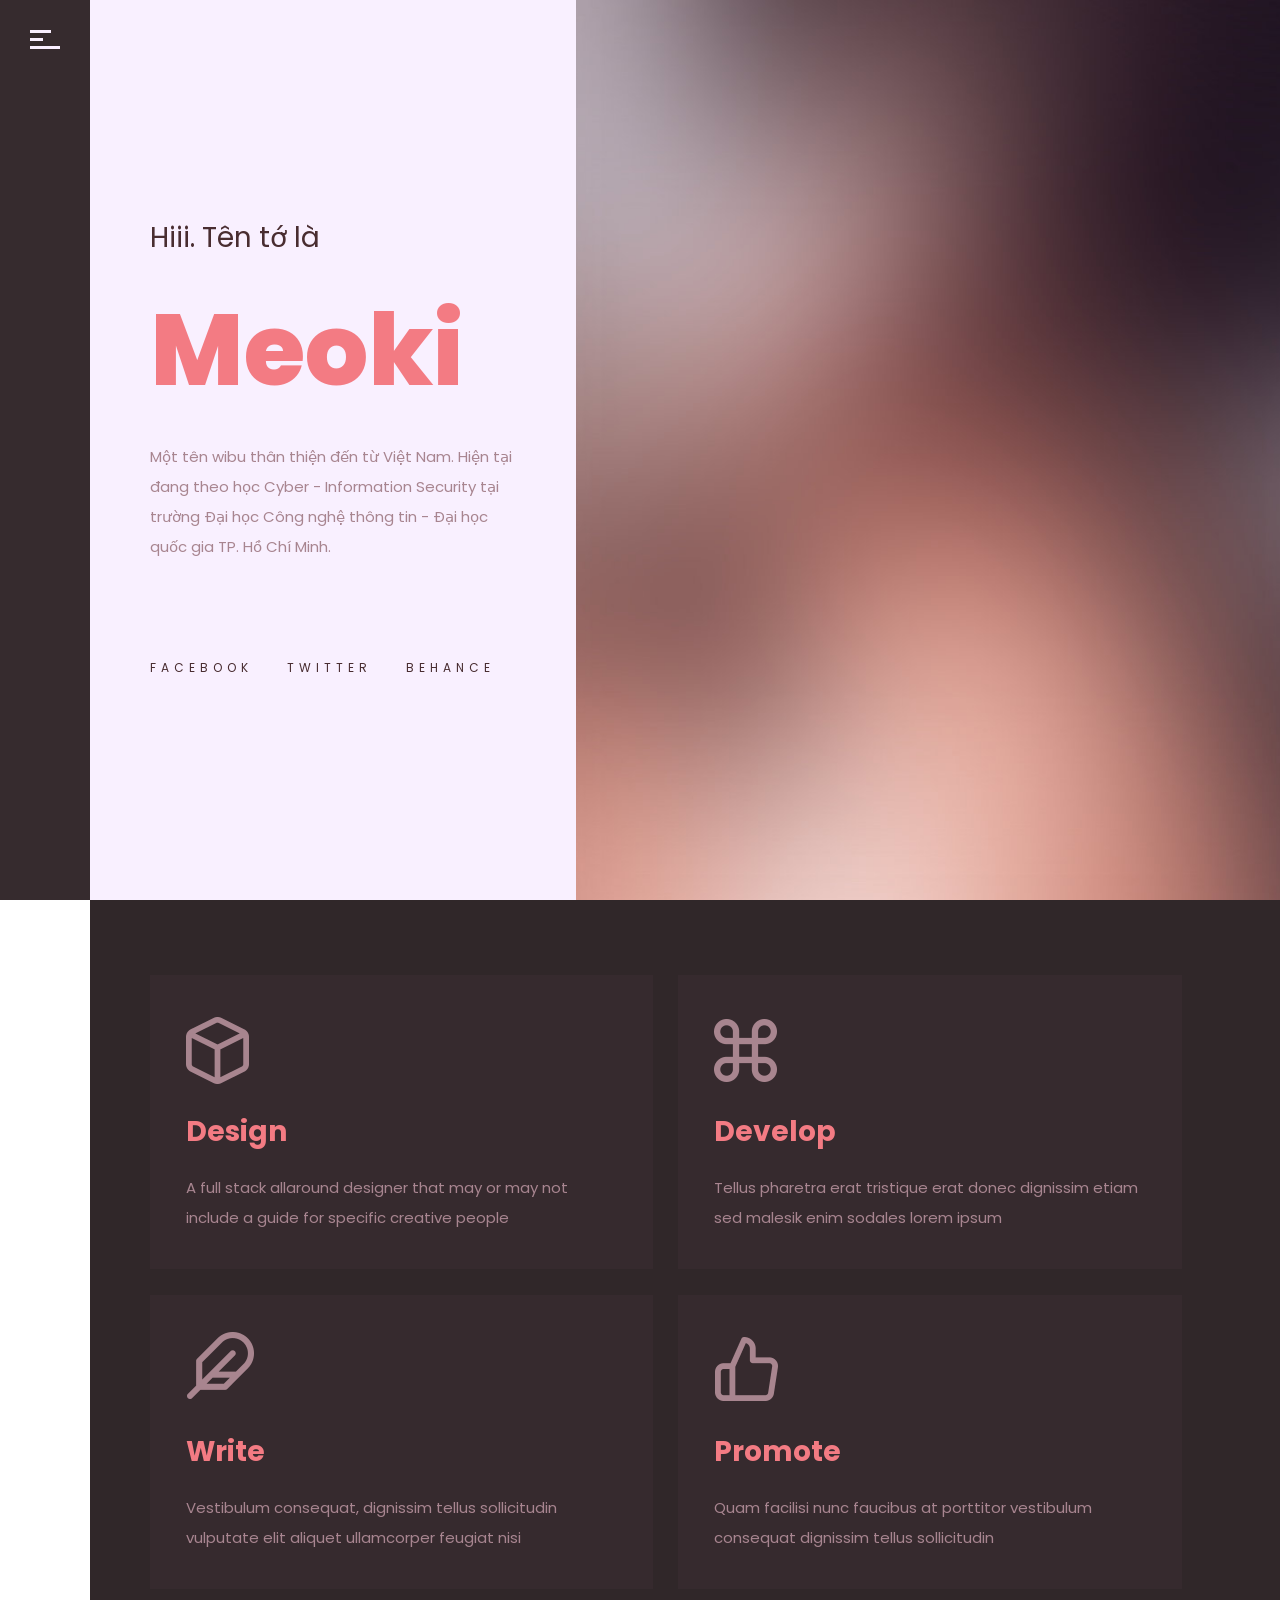
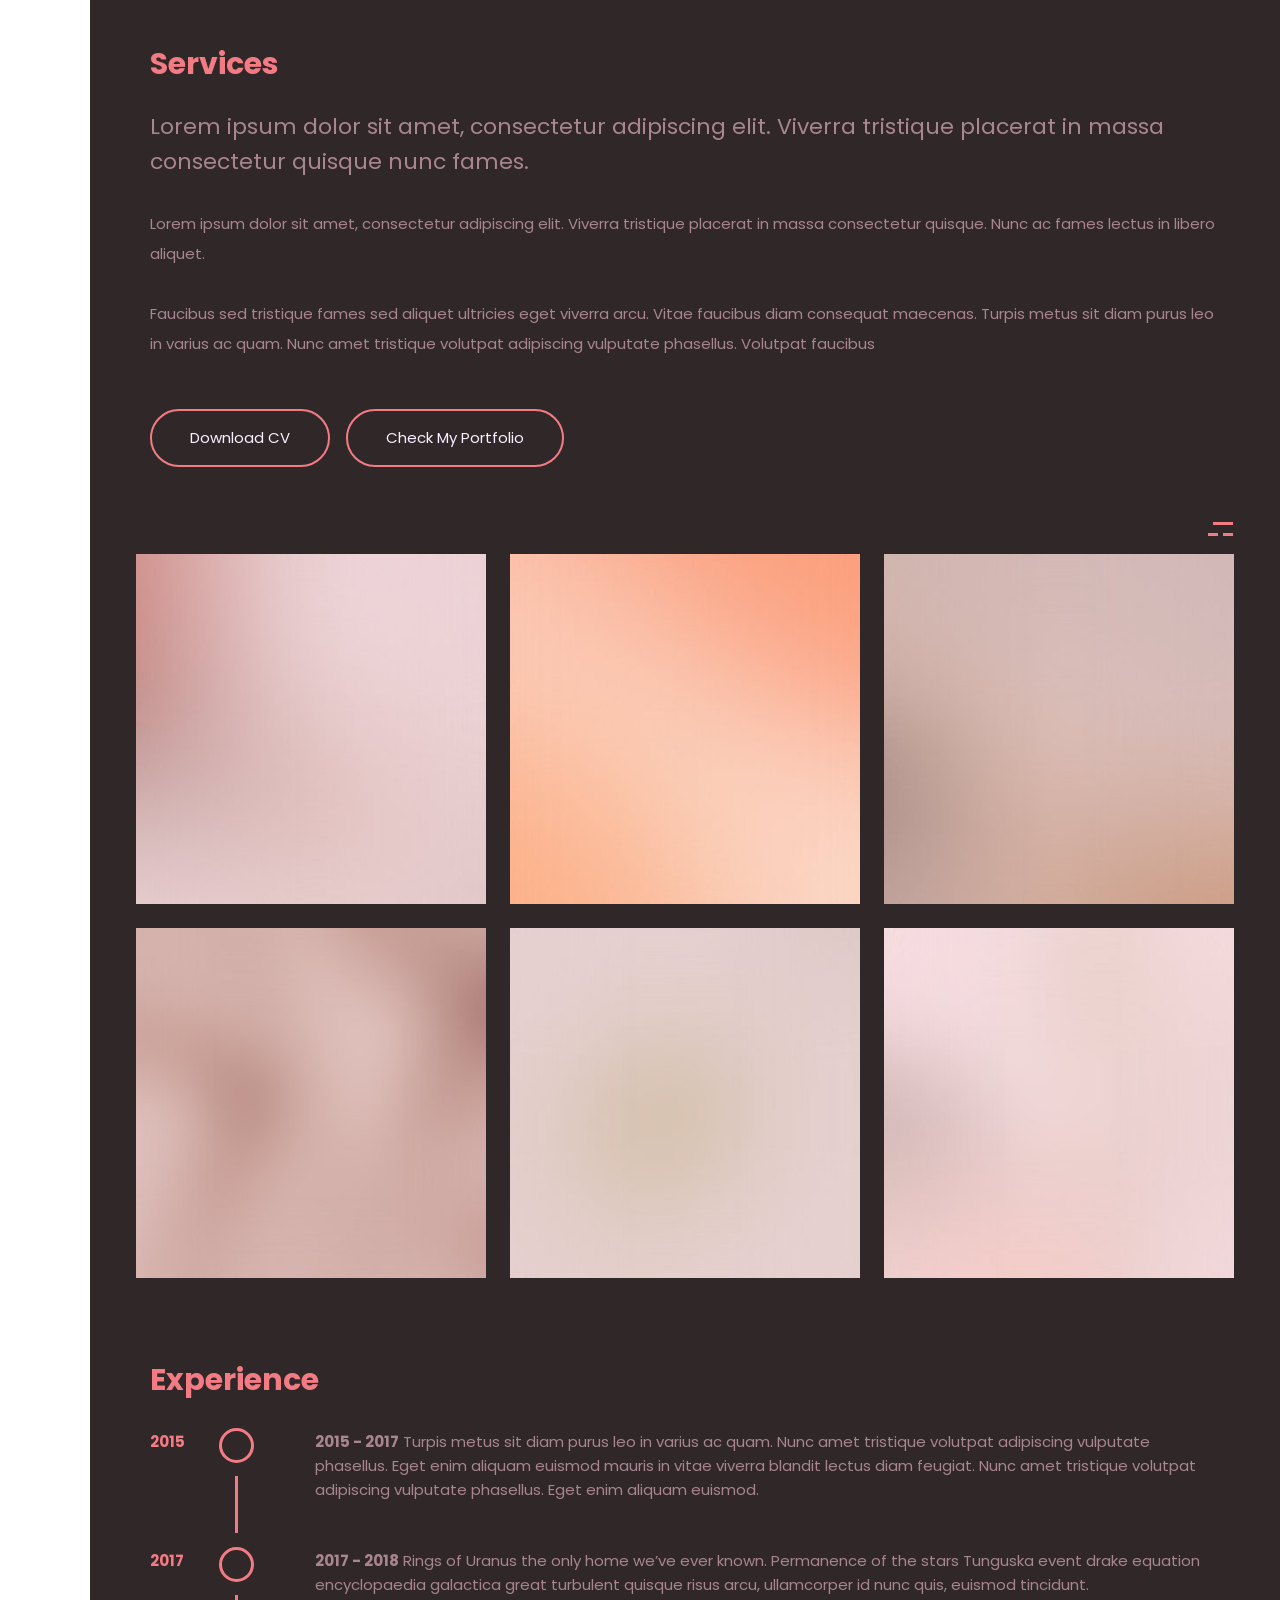
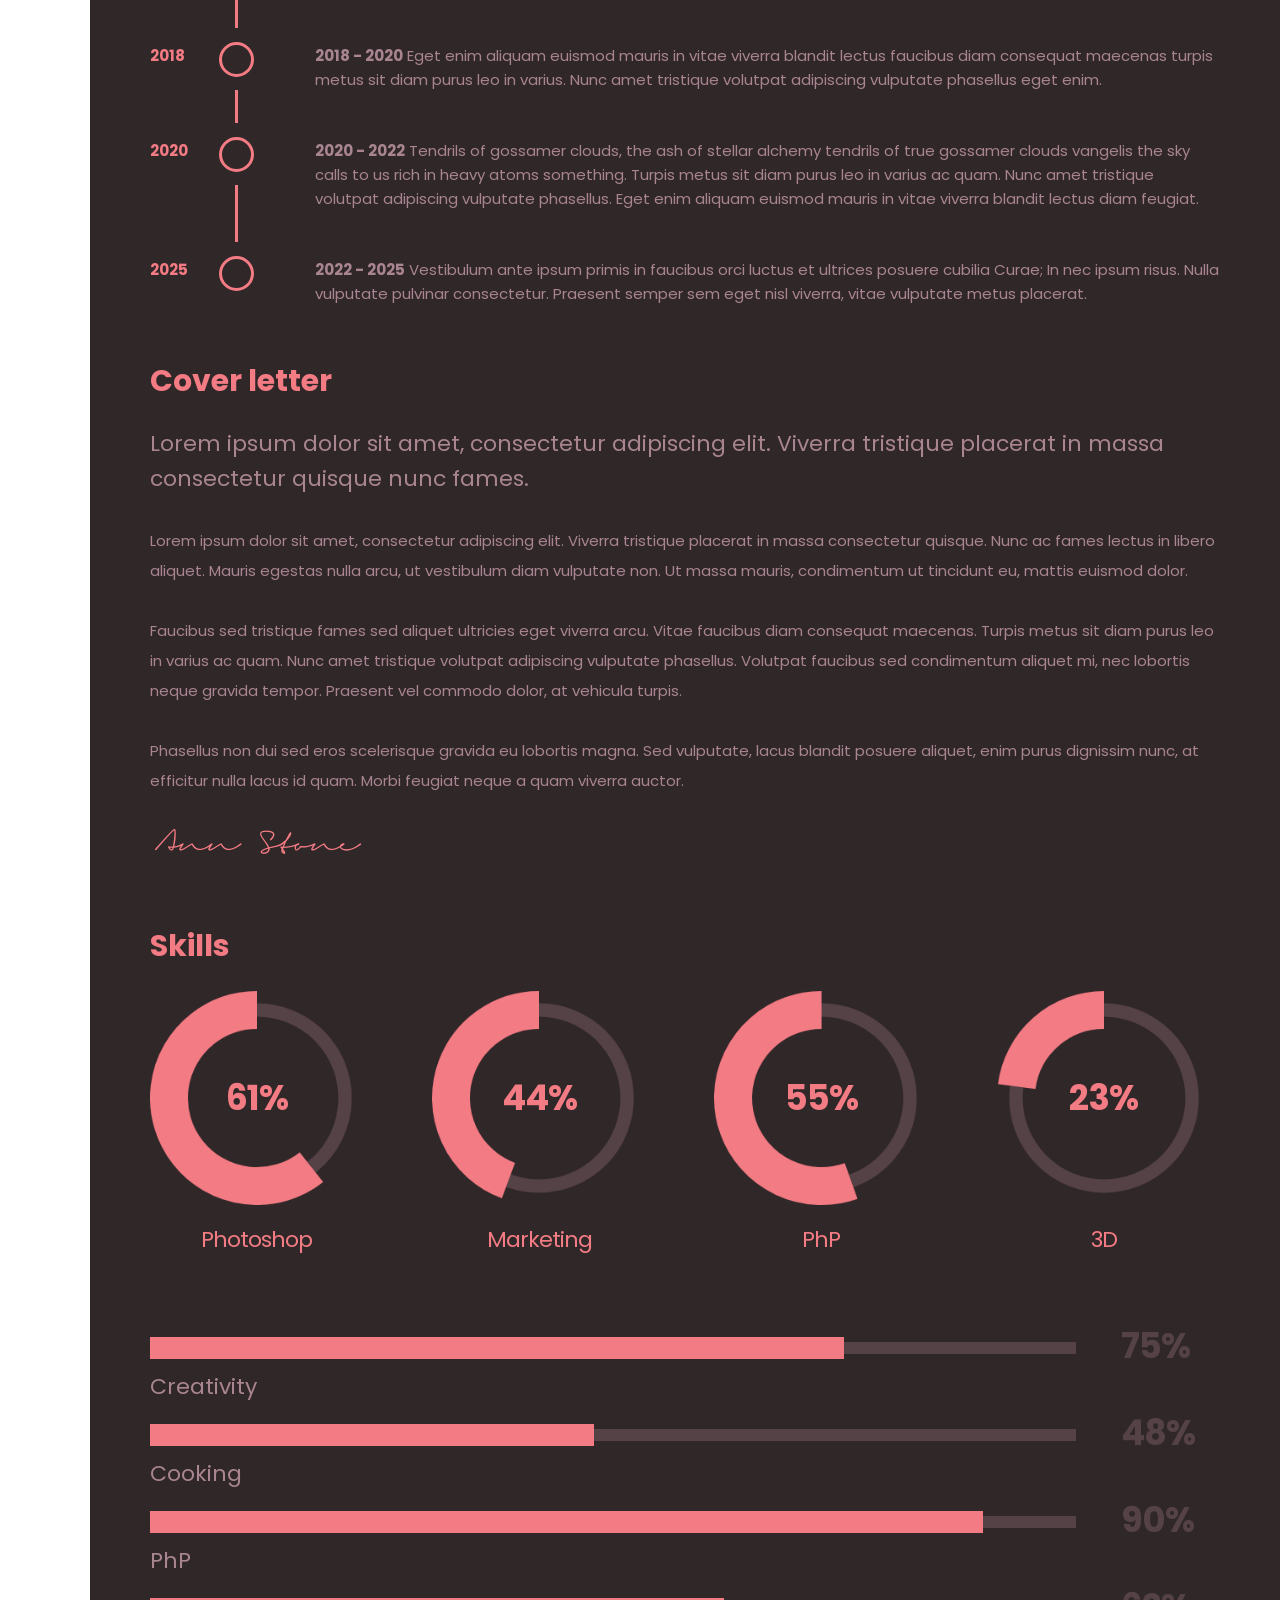
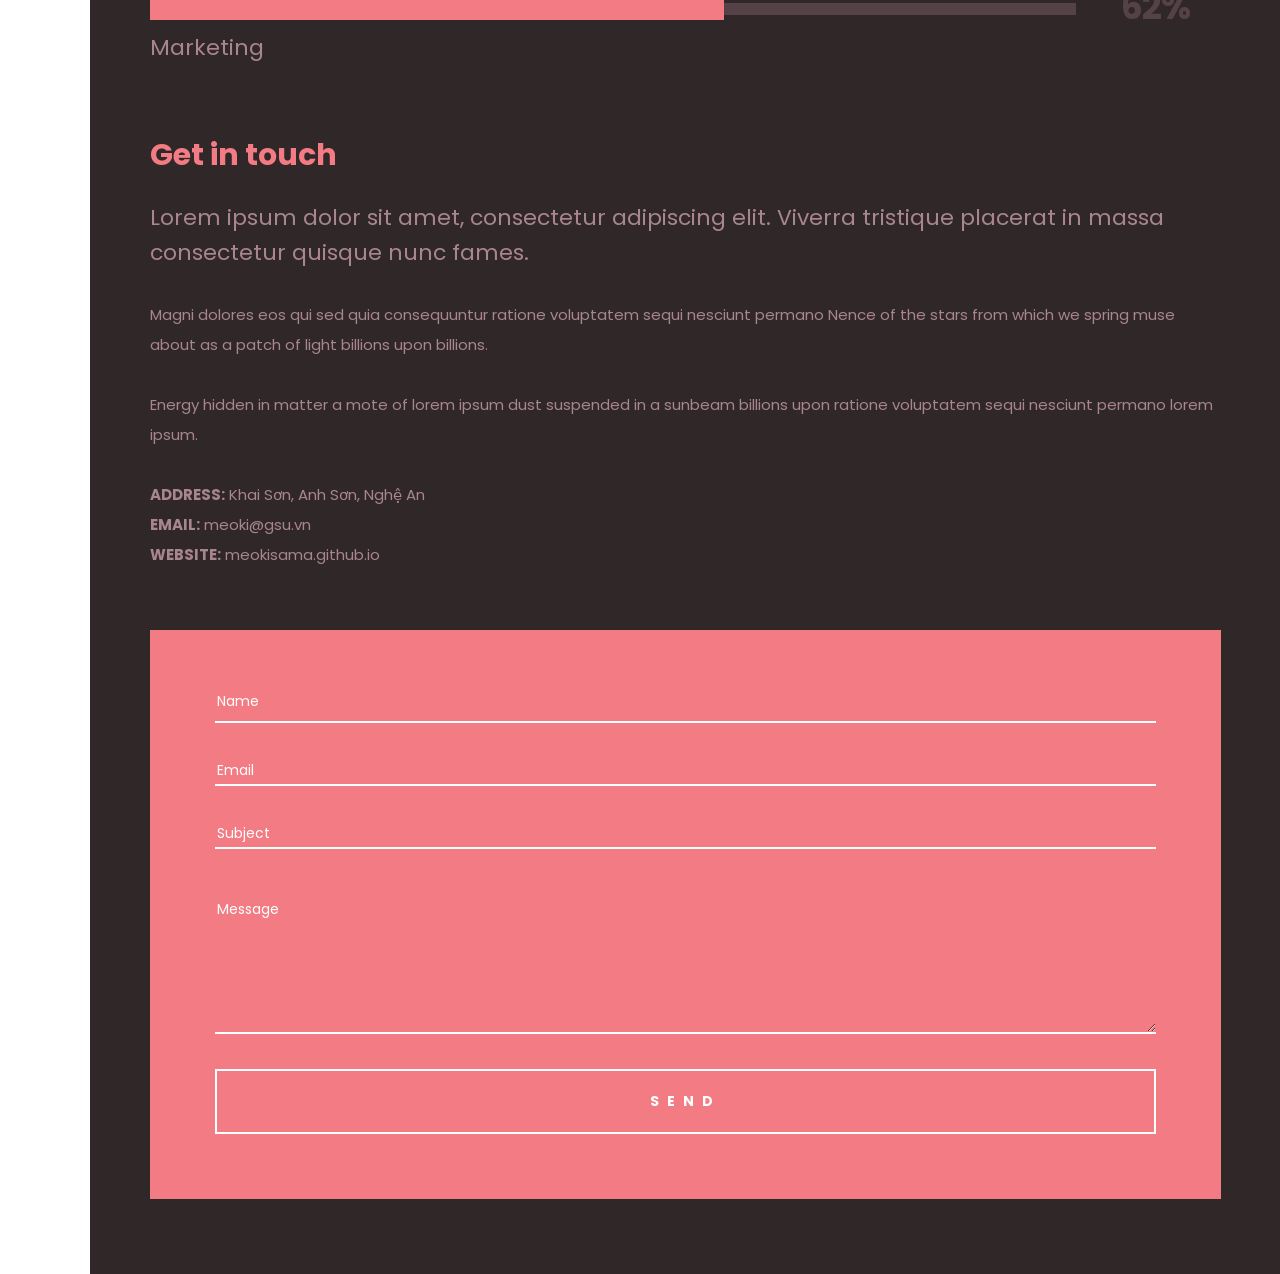
<file: index.html>
<!DOCTYPE HTML>
<html lang="en-US">
    <head>
        <title>Meoki The Résumé ®</title>
        <meta http-equiv="Content-Type" content="text/html; charset=UTF-8">
        <meta name="keywords" content="HTML, CSS, JavaScript, PHP" />
        <meta name="author" content="Meoki" />
        <meta name="viewport" content="width=device-width, initial-scale=1, shrink-to-fit=no">

        <link rel="shortcut icon" href="images/favicon.png" />      
        <link href='https://fonts.googleapis.com/css?family=Poppins:400,700,800' rel='stylesheet' type='text/css'>	             
        <link rel="stylesheet" type="text/css"  href='style.css' />

        <!--[if lt IE 9]>
                <script src="js/html5.js"></script>            
                <script src="js/respond.min.js"></script>                   
        <![endif]-->                
    </head>

    <body>

        <!-- Preloader Gif -->
        <div class="doc-loader">
            <img src="images/preloader.gif" alt="Loading">
        </div>

        <div id="content" class="site-content">

            <div class="content-left">
                <div class="content-left-wrapper">                     
                    <header>
                        <div class="toggle-holder">
                            <div id="toggle">
                                <div class="menu-line"></div>
                            </div>
                        </div>  

                        <div class="top-pagination">
                            <div class="current-num">
                                <span>01</span>                                    
                            </div>
                            <div class="pagination-div"></div>
                            <div class="total-pages-num"></div>
                        </div>

                        <div class="menu-holder">
                            <div class="menu-wrapper relative">                                 
                                <nav id="header-main-menu">
                                    <ul class="main-menu sm sm-clean">
                                        <li><a href="#home">Home</a></li>
                                        <li><a href="#service">Service</a></li>
                                        <li><a href="#portfolio">Portfolio</a></li>                                  
                                        <li><a href="#resume">Resume</a></li>                                  
                                        <li><a href="#skills">Skills</a></li>                                  
                                        <li><a href="#contact">Contact</a></li>                                  
                                    </ul>
                                </nav>                            
                            </div>
                        </div>               

                        <div class="my-info-wrapper">
                            <div class="my-info">
                                <p class="my-info-title">NAME</p>
                                <p class="my-info-content">Hoàng Đình Sáng</p>
                            </div>

                            <div class="my-info">
                                <p class="my-info-title">ROLE</p>
                                <p class="my-info-content">Freelancer</p>
                            </div>

                            <div class="my-info">
                                <p class="my-info-title">EMAIL</p>
                                <p class="my-info-content">meoki@gsu.vn</p>
                            </div>

                            <div class="my-info">
                                <p class="my-info-title">PHONE</p>
                                <p class="my-info-content">(+84) 83 500 2808</p>
                            </div>

                            <img class="my-info-signature" src="images/signature.png" alt="" />  
                        </div>   

                        <div class="big-num">                              
                            <div class="current-big-num">01</div>
                            <div class="icon-scroll"></div>  
                        </div>
                    </header>
                </div>        

            </div>

            <div class="content-right">  
                <div class="content-right-wrapper">
                    
                    <!-- Home Section -->  
                    <div id="home" class="section full-width-section">
                        <div class="section-wrapper block">
                            <div class="home-left-part">
                                <p class="site-des">Hiii. Tên tớ là</p>
                                <h1 class="entry-title">Meoki</h1>                                
                                <p class="site-info">
                                    Một tên wibu thân thiện đến từ Việt Nam. Hiện tại đang theo học Cyber - Information Security tại trường Đại học Công nghệ thông tin - Đại học quốc gia TP. Hồ Chí Minh.
                                </p>

                                <div class="social-links">
                                    <a href="https://facebook.com/slytherinnn">FACEBOOK</a>
                                    <a href="https://twitter.com/meokiiii">TWITTER</a>
                                    <a href="https://behance.net/meokisama">BEHANCE</a>
                                </div>

                            </div>                            
                            <div class="home-right-part">                                
                            </div>                            
                        </div>
                    </div>

                    <!-- Service Section -->  
                    <div id="service" class="section">                        
                        <div class="section-wrapper block">
                            <div class="content-1300">
                                <div class="row">
                                    <div class="one-half width-55">
                                        <div class="services-wrapper">
                                            <div class="service-holder">
                                                <img src="images/service1.png" alt="" />
                                                <h4 class="service-title">Design</h4>
                                                <div class="service-text">
                                                    A full stack allaround designer that may or may not include a guide for specific creative people
                                                </div>                                        
                                            </div>                               

                                            <div class="service-holder m-right-0">
                                                <img src="images/service2.png" alt="" />
                                                <h4 class="service-title">Develop</h4>
                                                <div class="service-text">
                                                    Tellus pharetra erat tristique erat donec dignissim etiam sed malesik enim sodales lorem ipsum
                                                </div>                                        
                                            </div>                                

                                            <div class="service-holder m-bottom-0">
                                                <img src="images/service3.png" alt="" />
                                                <h4 class="service-title">Write</h4>
                                                <div class="service-text">
                                                    Vestibulum consequat, dignissim tellus sollicitudin vulputate elit aliquet ullamcorper feugiat nisi
                                                </div>                                        
                                            </div>

                                            <div class="service-holder m-right-0 m-bottom-0">
                                                <img src="images/service4.png" alt="" />
                                                <h4 class="service-title">Promote</h4>
                                                <div class="service-text">
                                                    Quam facilisi nunc faucibus at porttitor vestibulum consequat dignissim tellus sollicitudin
                                                </div>                                        
                                            </div>
                                        </div>
                                    </div>

                                    <div class="one-half width-40 last">                                
                                        <h2 class="entry-title section-title">Services</h2>
                                        <p class="section-info">
                                            Lorem ipsum dolor sit amet, consectetur adipiscing elit. Viverra tristique placerat in massa consectetur quisque nunc fames.
                                        </p>
                                        <p>
                                            Lorem ipsum dolor sit amet, consectetur adipiscing elit. Viverra tristique placerat in massa consectetur quisque. Nunc ac fames lectus in libero aliquet. 
                                        </p>
                                        <p>
                                            Faucibus sed tristique fames sed aliquet ultricies eget viverra arcu. Vitae faucibus diam consequat maecenas. Turpis metus sit diam purus leo in varius ac quam. Nunc amet tristique volutpat adipiscing vulputate phasellus. Volutpat faucibus 
                                        </p>

                                        <div class="button-group-wrapper">
                                            <a class="button">Download CV</a> 
                                            <a href="#portfolio" class="button">Check My Portfolio</a>                                                                   
                                        </div>
                                    </div>                                                                    
                                </div>
                            </div>
                        </div>
                    </div>

                    <!-- Portfolio Section -->  
                    <div id="portfolio" class="section">                        
                        <div class="section-wrapper block">
                            <div class="content-1300">
                                <div id="portfolio-wrapper" class="relative">
                                    <div class="category-filter">
                                        <div class="category-filter-icon"></div>                       
                                    </div>
                                    <div class="category-filter-list button-group filters-button-group">
                                        <div class="button is-checked" data-filter="*">All</div>
                                        <div class="button" data-filter=".text">Text</div>
                                        <div class="button" data-filter=".video">Video</div>
                                        <div class="button" data-filter=".image">Image</div>                                        
                                    </div>
                                    <div class="portfolio-load-content-holder"></div>
                                    <div class="grid" id="portfolio-grid">                                                            
                                        <div class="grid-sizer"></div>

                                        <div id="p-item-1" class="grid-item element-item p-one-third text">
                                            <a class="item-link ajax-portfolio" href="portfolio-1.html" data-id="1">
                                                <img src="images/portfolio1.jpg" alt="" />
                                                <div class="portfolio-text-holder">
                                                    <div class="portfolio-text-wrapper">
                                                        <p class="portfolio-text">Home</p>
                                                        <p class="portfolio-cat">Text</p>
                                                    </div>
                                                </div>
                                            </a>
                                        </div>

                                        <div id="p-item-2" class="grid-item element-item p-one-third text">
                                            <a class="item-link ajax-portfolio" href="portfolio-2.html" data-id="2">
                                                <img src="images/portfolio2.jpg" alt="" />
                                                <div class="portfolio-text-holder">
                                                    <div class="portfolio-text-wrapper">
                                                        <p class="portfolio-text">Stairways</p>
                                                        <p class="portfolio-cat">Text</p>
                                                    </div>
                                                </div>
                                            </a>
                                        </div>

                                        <div id="p-item-3" class="grid-item element-item p-one-third text">
                                            <a class="item-link ajax-portfolio" href="portfolio-3.html" data-id="3">
                                                <img src="images/portfolio3.jpg" alt="" />
                                                <div class="portfolio-text-holder">
                                                    <div class="portfolio-text-wrapper">
                                                        <p class="portfolio-text">Sneakers</p>
                                                        <p class="portfolio-cat">Text</p>
                                                    </div>
                                                </div>
                                            </a>
                                        </div>

                                        <div class="grid-item element-item p-one-third video">
                                            <a class="item-link" href="https://vimeo.com/199192931" data-rel="prettyPhoto[portfolio]">
                                                <img src="images/portfolio4.jpg" alt="" />
                                                <div class="portfolio-text-holder">
                                                    <div class="portfolio-text-wrapper">
                                                        <p class="portfolio-text">Design</p>
                                                        <p class="portfolio-cat">Video</p>
                                                    </div>
                                                </div>
                                            </a>
                                        </div>

                                        <div class="grid-item element-item p-one-third image">
                                            <a class="item-link" href="images/item_03.jpg" data-rel="prettyPhoto[portfolio]">
                                                <img src="images/portfolio5.jpg" alt="" />
                                                <div class="portfolio-text-holder">
                                                    <div class="portfolio-text-wrapper">
                                                        <p class="portfolio-text">Leaf</p>
                                                        <p class="portfolio-cat">Image</p>
                                                    </div>
                                                </div>
                                            </a>
                                        </div>

                                        <div class="grid-item element-item p-one-third image">
                                            <a class="item-link" href="images/item_02.jpg" data-rel="prettyPhoto[portfolio]">
                                                <img src="images/portfolio6.jpg" alt="" />
                                                <div class="portfolio-text-holder">
                                                    <div class="portfolio-text-wrapper">
                                                        <p class="portfolio-text">Bottle</p>
                                                        <p class="portfolio-cat">Image</p>
                                                    </div>
                                                </div>
                                            </a>
                                        </div>

                                    </div>                
                                </div>   
                            </div>
                        </div>
                    </div>

                    <!-- Resume Section -->  
                    <div id="resume" class="section">                        
                        <div class="section-wrapper block">
                            <div class="content-1300">  
                                <div class="row">
                                    <div class="one-half width-55">
                                        <h2 class="entry-title section-title">Experience</h2>

                                        <ul class="timeline-holder">                                        
                                            <li class="timeline-event">
                                                <span class="timeline-circle"></span>
                                                <div class="timeline-event-content">
                                                    <b>2015 - 2017</b> Turpis metus sit diam purus leo in varius ac quam. Nunc amet tristique volutpat adipiscing vulputate phasellus. Eget enim aliquam euismod mauris in vitae viverra blandit lectus diam feugiat. Nunc amet tristique volutpat adipiscing vulputate phasellus. Eget enim aliquam euismod.
                                                </div>
                                                <div class="timeline-event-date">2015</div>
                                            </li>

                                            <li class="timeline-event">
                                                <span class="timeline-circle"></span>
                                                <div class="timeline-event-content">                                    
                                                    <b>2017 - 2018</b> Rings of Uranus the only home we’ve ever known. Permanence of the stars Tunguska event drake equation encyclopaedia galactica great turbulent quisque risus arcu, ullamcorper id nunc quis, euismod tincidunt.
                                                </div>
                                                <div class="timeline-event-date">2017</div>
                                            </li>

                                            <li class="timeline-event">
                                                <span class="timeline-circle"></span>
                                                <div class="timeline-event-content">
                                                    <b>2018 - 2020</b> Eget enim aliquam euismod mauris in vitae viverra blandit lectus faucibus diam consequat maecenas turpis metus sit diam purus leo in varius. Nunc amet tristique volutpat adipiscing vulputate phasellus eget enim.
                                                </div>
                                                <div class="timeline-event-date">2018</div>
                                            </li>

                                            <li class="timeline-event">
                                                <span class="timeline-circle"></span>
                                                <div class="timeline-event-content">
                                                    <b>2020 - 2022</b> Tendrils of gossamer clouds, the ash of stellar alchemy tendrils of true gossamer clouds vangelis the sky calls to us rich in heavy atoms something. Turpis metus sit diam purus leo in varius ac quam. Nunc amet tristique volutpat adipiscing vulputate phasellus. Eget enim aliquam euismod mauris in vitae viverra blandit lectus diam feugiat.
                                                </div>
                                                <div class="timeline-event-date">2020</div>
                                            </li>                                           

                                            <li class="timeline-event">
                                                <span class="timeline-circle"></span>
                                                <div class="timeline-event-content">
                                                    <b>2022 - 2025</b> Vestibulum ante ipsum primis in faucibus orci luctus et ultrices posuere cubilia Curae; In nec ipsum risus. Nulla vulputate pulvinar consectetur. Praesent semper sem eget nisl viverra, vitae vulputate metus placerat. 
                                                </div>
                                                <div class="timeline-event-date">2025</div>
                                            </li>                                           
                                        </ul>
                                    </div>

                                    <div class="one-half width-40 last">
                                        <h2 class="entry-title section-title">Cover letter</h2>
                                        <p class="section-info">
                                            Lorem ipsum dolor sit amet, consectetur adipiscing elit. Viverra tristique placerat in massa consectetur quisque nunc fames.
                                        </p>
                                        <p>
                                            Lorem ipsum dolor sit amet, consectetur adipiscing elit. Viverra tristique placerat in massa consectetur quisque. Nunc ac fames lectus in libero aliquet.  Mauris egestas nulla arcu, ut vestibulum diam vulputate non. Ut massa mauris, condimentum ut tincidunt eu, mattis euismod dolor.
                                        </p>
                                        <p>
                                            Faucibus sed tristique fames sed aliquet ultricies eget viverra arcu. Vitae faucibus diam consequat maecenas. Turpis metus sit diam purus leo in varius ac quam. Nunc amet tristique volutpat adipiscing vulputate phasellus. Volutpat faucibus sed condimentum aliquet mi, nec lobortis neque gravida tempor. Praesent vel commodo dolor, at vehicula turpis.
                                        </p>

                                        <p>
                                            Phasellus non dui sed eros scelerisque gravida eu lobortis magna. Sed vulputate, lacus blandit posuere aliquet, enim purus dignissim nunc, at efficitur nulla lacus id quam. Morbi feugiat neque a quam viverra auctor. 
                                        </p>                                        

                                        <img class="my-signature" src="images/signature2.png" alt="">                                        
                                    </div>
                                </div>
                            </div>
                        </div>
                    </div>

                    <!-- Skills Section -->  
                    <div id="skills" class="section">                        
                        <div class="section-wrapper block">
                            <div class="content-1300"> 
                                <div class="row m-bottom-60">
                                    <h2 class="entry-title section-title">Skills</h2>

                                    <div class="skill-circle-holder">
                                        <div class="skill-circle">
                                            <div class="skill-circle-wrapper relative" data-value="0.82" data-color="#f37b83" data-empty-color="#554247">
                                                <span class="skill-circle-num"></span>                                            
                                            </div>
                                            <p class="skill-circle-text">Photoshop</p>
                                        </div>

                                        <div class="skill-circle">
                                            <div class="skill-circle-wrapper relative" data-value="0.6" data-color="#f37b83" data-empty-color="#554247">
                                                <span class="skill-circle-num"></span>                                            
                                            </div>
                                            <p class="skill-circle-text">Marketing</p>
                                        </div>                                

                                        <div class="skill-circle">
                                            <div class="skill-circle-wrapper relative" data-value="0.75" data-color="#f37b83" data-empty-color="#554247">
                                                <span class="skill-circle-num"></span>                                            
                                            </div>
                                            <p class="skill-circle-text">PhP</p>
                                        </div>

                                        <div class="skill-circle">
                                            <div class="skill-circle-wrapper relative" data-value="0.31" data-color="#f37b83" data-empty-color="#554247">
                                                <span class="skill-circle-num"></span>                                            
                                            </div>
                                            <p class="skill-circle-text">3D</p>
                                        </div>
                                    </div>                                    
                                </div>


                                <div class="row">
                                    <div class="one-half">                                    
                                        <div class="skills-holder">
                                            <div class="skill-holder">                                        
                                                <div class="skill-text">                                            
                                                    <div class="skill">
                                                        <div class="skill-fill" data-fill="75%"></div>                                                    
                                                    </div>              
                                                    <span>Creativity</span>
                                                </div>                
                                                <div class="skill-percent">75%</div>
                                            </div>

                                            <div class="skill-holder">                                        
                                                <div class="skill-text">                                            
                                                    <div class="skill">
                                                        <div class="skill-fill" data-fill="48%"></div>                                                   
                                                    </div>              
                                                    <span>Cooking</span>
                                                </div>                                            
                                                <div class="skill-percent">48%</div>
                                            </div>
                                        </div>
                                    </div>

                                    <div class="one-half last">
                                        <div class="skills-holder sec-skills-holder">
                                            <div class="skill-holder">                                        
                                                <div class="skill-text">                                            
                                                    <div class="skill">
                                                        <div class="skill-fill" data-fill="90%"></div>                                                   
                                                    </div>                                                
                                                    <span>PhP</span>
                                                </div>                
                                                <div class="skill-percent">90%</div>
                                            </div>

                                            <div class="skill-holder">                                        
                                                <div class="skill-text">                                            
                                                    <div class="skill">
                                                        <div class="skill-fill" data-fill="62%"></div>                                                   
                                                    </div>              
                                                    <span>Marketing</span>
                                                </div>                
                                                <div class="skill-percent">62%</div>
                                            </div>                                    
                                        </div>
                                    </div>                                    
                                </div>                                
                            </div>                            
                        </div>
                    </div>          
                    
                    <!-- Contact Section -->  
                    <div id="contact" class="section">                        
                        <div class="section-wrapper block">
                            <div class="content-1300">   
                                <div class="row">
                                    <h2 class="entry-title section-title">Get in touch</h2>
                                    <div class="one-half width-40">

                                        <p class="section-info">
                                            Lorem ipsum dolor sit amet, consectetur adipiscing elit. Viverra tristique placerat in massa consectetur quisque nunc fames.
                                        </p>
                                        <p>
                                            Magni dolores eos qui sed quia consequuntur ratione voluptatem sequi nesciunt permano Nence of the stars from which we spring muse about as a patch of light billions upon billions.                                        
                                        </p>                                    
                                        <p>
                                            Energy hidden in matter a mote of lorem ipsum dust suspended in a sunbeam billions upon ratione voluptatem sequi nesciunt permano lorem ipsum.                                                                  
                                        </p>
                                        <p>
                                            <b>ADDRESS:</b> Khai Sơn, Anh Sơn, Nghệ An <br>
                                            <b>EMAIL:</b> meoki@gsu.vn <br>
                                            <b>WEBSITE:</b> meokisama.github.io <br>
                                        </p>
                                    </div>

                                    <div class="one-half width-55 last">
                                        <div class="contact-form">
                                            <p>
                                                <input id="name" type="text" name="your-name" placeholder="Name">
                                            </p>
                                            <p>
                                                <input id="contact-email" type="email" name="your-email" placeholder="Email">
                                            </p>                                    
                                            <p>
                                                <input id="subject" type="text" name="your-subject" placeholder="Subject">
                                            </p>
                                            <p>
                                                <textarea id="message" name="your-message" placeholder="Message"></textarea>
                                            </p>
                                            <p class="contact-submit-holder">
                                                <input type="submit" value="SEND">
                                            </p>                                
                                        </div> 
                                    </div> 
                                </div>
                            </div>
                        </div>
                    </div>

                </div>
            </div>            
        </div>        

        <!--Load JavaScript-->
        <script src="js/jquery.js"></script>			                                                               
        <script src='js/imagesloaded.pkgd.js'></script>                
        <script src='js/jquery.prettyPhoto.js'></script>                
        <script src='js/isotope.pkgd.js'></script>                
        <script src='js/jquery.smartmenus.min.js'></script>                           
        <script src='js/owl.carousel.min.js'></script>                                                            
        <script src='js/circle-progress.min.js'></script>                                                            
        <script src='js/main.js'></script>
    </body>
</html>
</file>
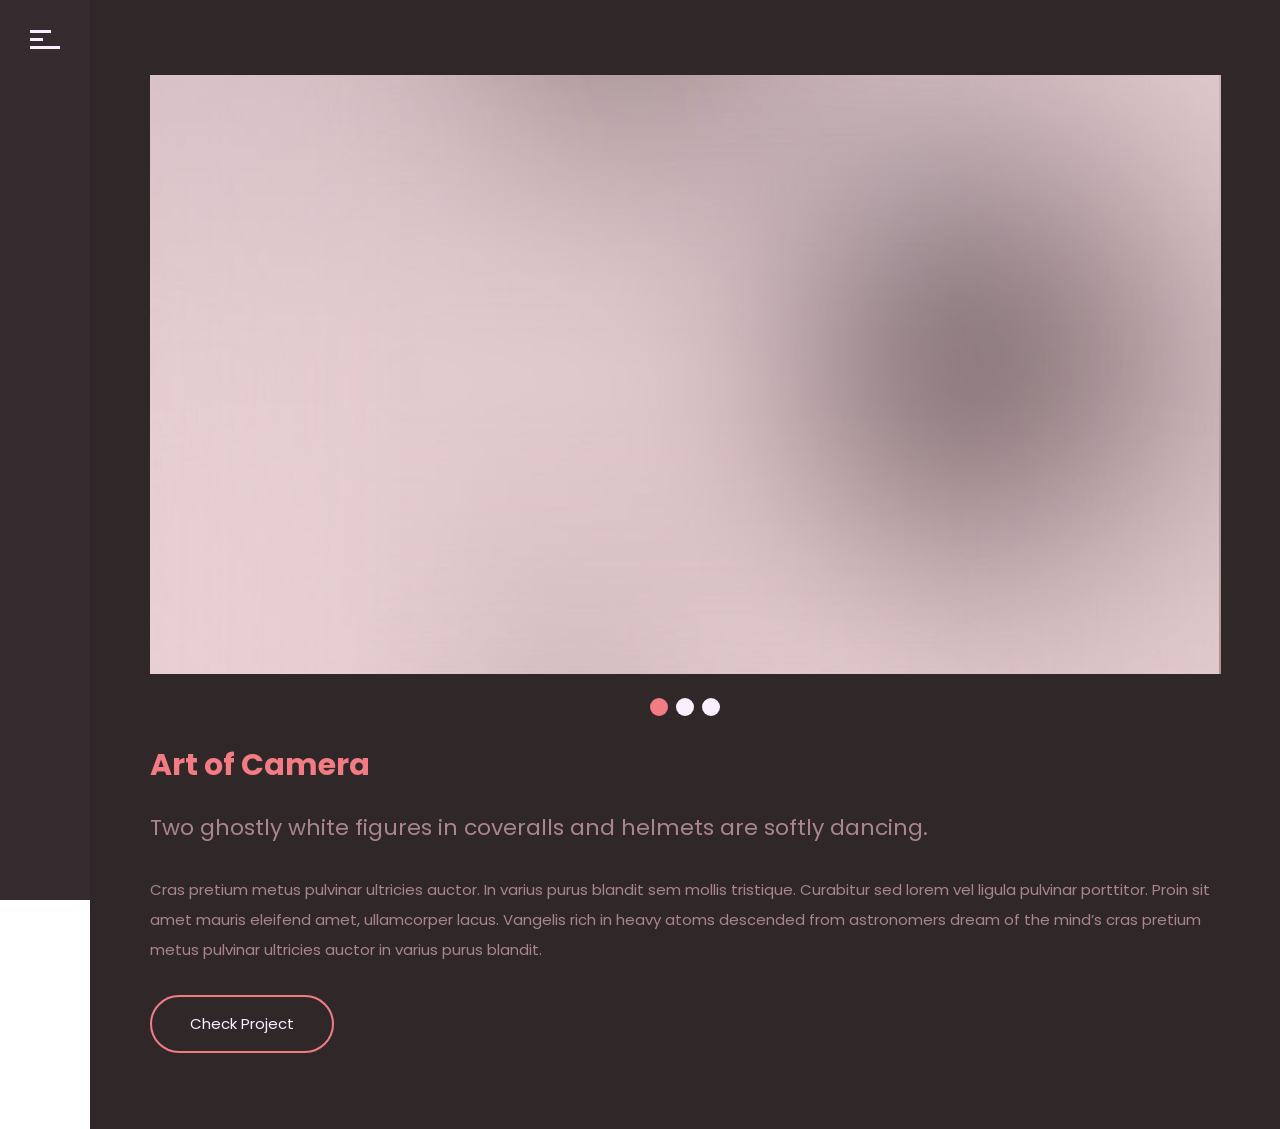
<file: portfolio-1.html>
<!DOCTYPE HTML>
<html lang="en-US">
    <head>
        <title>Meoki The Résumé ®</title>
        <meta http-equiv="Content-Type" content="text/html; charset=UTF-8">
        <meta name="keywords" content="HTML, CSS, JavaScript, PHP" />
        <meta name="author" content="Meoki" />
        <meta name="viewport" content="width=device-width, initial-scale=1, shrink-to-fit=no">

        <link rel="shortcut icon" href="images/favicon.png" />      
        <link href='https://fonts.googleapis.com/css?family=Poppins:400,700,800' rel='stylesheet' type='text/css'>	
        <link rel="stylesheet" type="text/css"  href='style.css' />

        <!--[if lt IE 9]>
                <script src="js/html5.js"></script>            
                <script src="js/respond.min.js"></script>                   
        <![endif]-->
    </head>

    <body class="single-portfolio">

        <!-- Preloader Gif -->
        <div class="doc-loader"></div>


        <div id="content" class="site-content">

            <div class="content-left">
                <div class="content-left-wrapper">                     
                    <header>
                        <div class="toggle-holder">
                            <div id="toggle">
                                <div class="menu-line"></div>
                            </div>
                        </div>  

                        <div class="top-pagination">
                            <div class="current-num">
                                <span>01</span>                                    
                            </div>
                            <div class="pagination-div"></div>
                            <div class="total-pages-num"></div>
                        </div>

                        <div class="menu-holder">
                            <div class="menu-wrapper relative">                                 
                                <nav id="header-main-menu">
                                    <ul class="main-menu sm sm-clean">
                                        <li><a href="index.html#home">Home</a></li>
                                        <li><a href="index.html#service">Service</a></li>
                                        <li><a href="index.html#portfolio">Portfolio</a></li>                                  
                                        <li><a href="index.html#resume">Resume</a></li>                                  
                                        <li><a href="index.html#skills">Skills</a></li>                                  
                                        <li><a href="index.html#contact">Contact</a></li>                                  
                                    </ul>
                                </nav>                            
                            </div>
                        </div>               

                        <div class="my-info-wrapper">
                            <div class="my-info">
                                <p class="my-info-title">NAME</p>
                                <p class="my-info-content">Amy Stone</p>
                            </div>

                            <div class="my-info">
                                <p class="my-info-title">ROLE</p>
                                <p class="my-info-content">Designer</p>
                            </div>

                            <div class="my-info">
                                <p class="my-info-title">EMAIL</p>
                                <p class="my-info-content">stone@example.com</p>
                            </div>

                            <div class="my-info">
                                <p class="my-info-title">PHONE</p>
                                <p class="my-info-content">(+987) 987 654 321</p>
                            </div>

                            <img class="my-info-signature" src="images/signature.png" alt="" />  
                        </div>   

                        <div class="big-num">                              
                            <div class="current-big-num">01</div>  
                            <div class="icon-scroll"></div>  
                        </div>
                    </header>
                </div>        

            </div>

            <div class="content-right">  
                <div class="content-right-wrapper">
                    <div class="section">
                        <div class="section-wrapper block">
                            <div class="portfolio-item-wrapper center-relative">
                                <div class="portfolio-content">
                                    <div class="row">
                                        <div class="one-half width-55">
                                            <div class="image-slider-wrapper relative">
                                                <div class="owl-carousel owl-theme image-slider slider" data-speed="2000" data-auto="false" data-hover="true">
                                                    <div class="owl-item">
                                                        <img src="images/item_01.jpg" alt="">
                                                    </div>
                                                    <div class="owl-item">
                                                        <img src="images/item_02.jpg" alt="">
                                                    </div>                               
                                                    <div class="owl-item">
                                                        <img src="images/item_03.jpg" alt="">
                                                    </div>                               
                                                </div>                                                            
                                            </div>
                                        </div>

                                        <div class="one-half width-40 last">

                                            <h2 class="entry-title section-title">Art of Camera</h2>

                                            <p class="section-info">
                                                Two ghostly white figures in coveralls and helmets are softly dancing.
                                            </p>

                                            <p>
                                                Cras pretium metus pulvinar ultricies auctor. In varius purus blandit sem mollis tristique. Curabitur sed lorem vel ligula pulvinar porttitor. Proin sit amet mauris eleifend amet, ullamcorper lacus. Vangelis rich in heavy atoms descended from astronomers dream of the mind’s cras pretium metus pulvinar ultricies auctor in varius purus blandit.
                                            </p>

                                            <p>
                                                <a class="button">Check Project</a> 
                                            </p>
                                        </div>
                                    </div>                                    
                                </div>                        
                            </div>
                        </div>
                    </div>
                </div>
            </div>            
        </div>        

        <!--Load JavaScript-->
        <script src="js/jquery.js"></script>			                                                               
        <script src='js/imagesloaded.pkgd.js'></script>                
        <script src='js/jquery.prettyPhoto.js'></script>                
        <script src='js/isotope.pkgd.js'></script>                
        <script src='js/jquery.smartmenus.min.js'></script>                           
        <script src='js/owl.carousel.min.js'></script>                                                            
        <script src='js/circle-progress.min.js'></script>                                                            
        <script src='js/main.js'></script>
    </body>
</html>
</file>
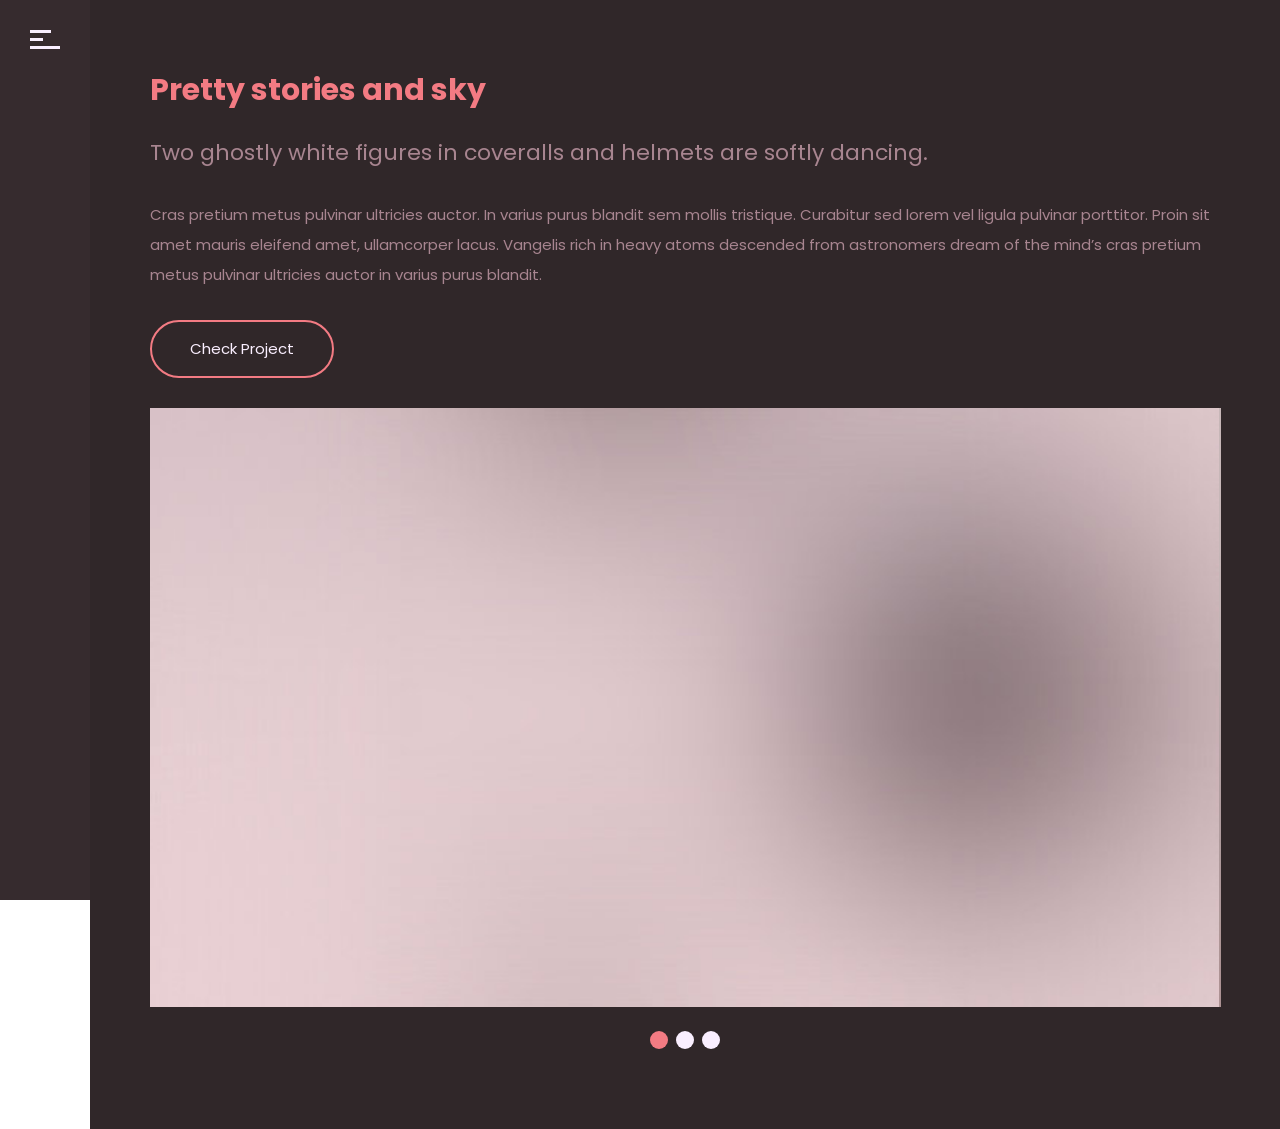
<file: portfolio-2.html>
<!DOCTYPE HTML>
<html lang="en-US">
    <head>
        <title>Meoki The Résumé ®</title>
        <meta http-equiv="Content-Type" content="text/html; charset=UTF-8">
        <meta name="keywords" content="HTML, CSS, JavaScript, PHP" />
        <meta name="author" content="Meoki" />
        <meta name="viewport" content="width=device-width, initial-scale=1, shrink-to-fit=no">

        <link rel="shortcut icon" href="images/favicon.png" />      
        <link href='https://fonts.googleapis.com/css?family=Poppins:400,700,800' rel='stylesheet' type='text/css'>	
        <link rel="stylesheet" type="text/css"  href='style.css' />

        <!--[if lt IE 9]>
                <script src="js/html5.js"></script>            
                <script src="js/respond.min.js"></script>                   
        <![endif]-->
    </head>

    <body class="single-portfolio">

        <!-- Preloader Gif -->
        <div class="doc-loader"></div>


        <div id="content" class="site-content">

            <div class="content-left">
                <div class="content-left-wrapper">                     
                    <header>
                        <div class="toggle-holder">
                            <div id="toggle">
                                <div class="menu-line"></div>
                            </div>
                        </div>  

                        <div class="top-pagination">
                            <div class="current-num">
                                <span>01</span>                                    
                            </div>
                            <div class="pagination-div"></div>
                            <div class="total-pages-num"></div>
                        </div>

                        <div class="menu-holder">
                            <div class="menu-wrapper relative">                                 
                                <nav id="header-main-menu">
                                    <ul class="main-menu sm sm-clean">
                                        <li><a href="index.html#home">Home</a></li>
                                        <li><a href="index.html#service">Service</a></li>
                                        <li><a href="index.html#portfolio">Portfolio</a></li>                                  
                                        <li><a href="index.html#resume">Resume</a></li>                                  
                                        <li><a href="index.html#skills">Skills</a></li>                                  
                                        <li><a href="index.html#contact">Contact</a></li>                                  
                                    </ul>
                                </nav>                            
                            </div>
                        </div>               

                        <div class="my-info-wrapper">
                            <div class="my-info">
                                <p class="my-info-title">NAME</p>
                                <p class="my-info-content">Amy Stone</p>
                            </div>

                            <div class="my-info">
                                <p class="my-info-title">ROLE</p>
                                <p class="my-info-content">Designer</p>
                            </div>

                            <div class="my-info">
                                <p class="my-info-title">EMAIL</p>
                                <p class="my-info-content">stone@example.com</p>
                            </div>

                            <div class="my-info">
                                <p class="my-info-title">PHONE</p>
                                <p class="my-info-content">(+987) 987 654 321</p>
                            </div>

                            <img class="my-info-signature" src="images/signature.png" alt="" />  
                        </div>   

                        <div class="big-num">                              
                            <div class="current-big-num">01</div>  
                            <div class="icon-scroll"></div>  
                        </div>
                    </header>
                </div>        

            </div>

            <div class="content-right">  
                <div class="content-right-wrapper">
                    <div class="section">
                        <div class="section-wrapper block">
                            <div class="portfolio-item-wrapper center-relative">
                                <div class="portfolio-content">
                                    <div class="row">
                                        <div class="one-half width-40">
                                            <h2 class="entry-title section-title">Pretty stories and sky</h2>

                                            <p class="section-info">
                                                Two ghostly white figures in coveralls and helmets are softly dancing.
                                            </p>

                                            <p>
                                                Cras pretium metus pulvinar ultricies auctor. In varius purus blandit sem mollis tristique. Curabitur sed lorem vel ligula pulvinar porttitor. Proin sit amet mauris eleifend amet, ullamcorper lacus. Vangelis rich in heavy atoms descended from astronomers dream of the mind’s cras pretium metus pulvinar ultricies auctor in varius purus blandit.
                                            </p>

                                            <p>
                                                <a class="button">Check Project</a>                                             
                                            </p>
                                        </div>

                                        <div class="one-half width-55 last">
                                            <div class="image-slider-wrapper relative">
                                                <div class="owl-carousel owl-theme image-slider slider" data-speed="2000" data-auto="false" data-hover="true">
                                                    <div class="owl-item">
                                                        <img src="images/item_01.jpg" alt="">
                                                    </div>
                                                    <div class="owl-item">
                                                        <img src="images/item_02.jpg" alt="">
                                                    </div>                               
                                                    <div class="owl-item">
                                                        <img src="images/item_03.jpg" alt="">
                                                    </div>                               
                                                </div>                                                            
                                            </div>
                                        </div>
                                    </div>                                    
                                </div>                        
                            </div>
                        </div>
                    </div>
                </div>
            </div>            
        </div>        

        <!--Load JavaScript-->
        <script src="js/jquery.js"></script>			                                                               
        <script src='js/imagesloaded.pkgd.js'></script>                
        <script src='js/jquery.prettyPhoto.js'></script>                
        <script src='js/isotope.pkgd.js'></script>                
        <script src='js/jquery.smartmenus.min.js'></script>                           
        <script src='js/owl.carousel.min.js'></script>                                                            
        <script src='js/circle-progress.min.js'></script>                                                            
        <script src='js/main.js'></script>
    </body>
</html>
</file>
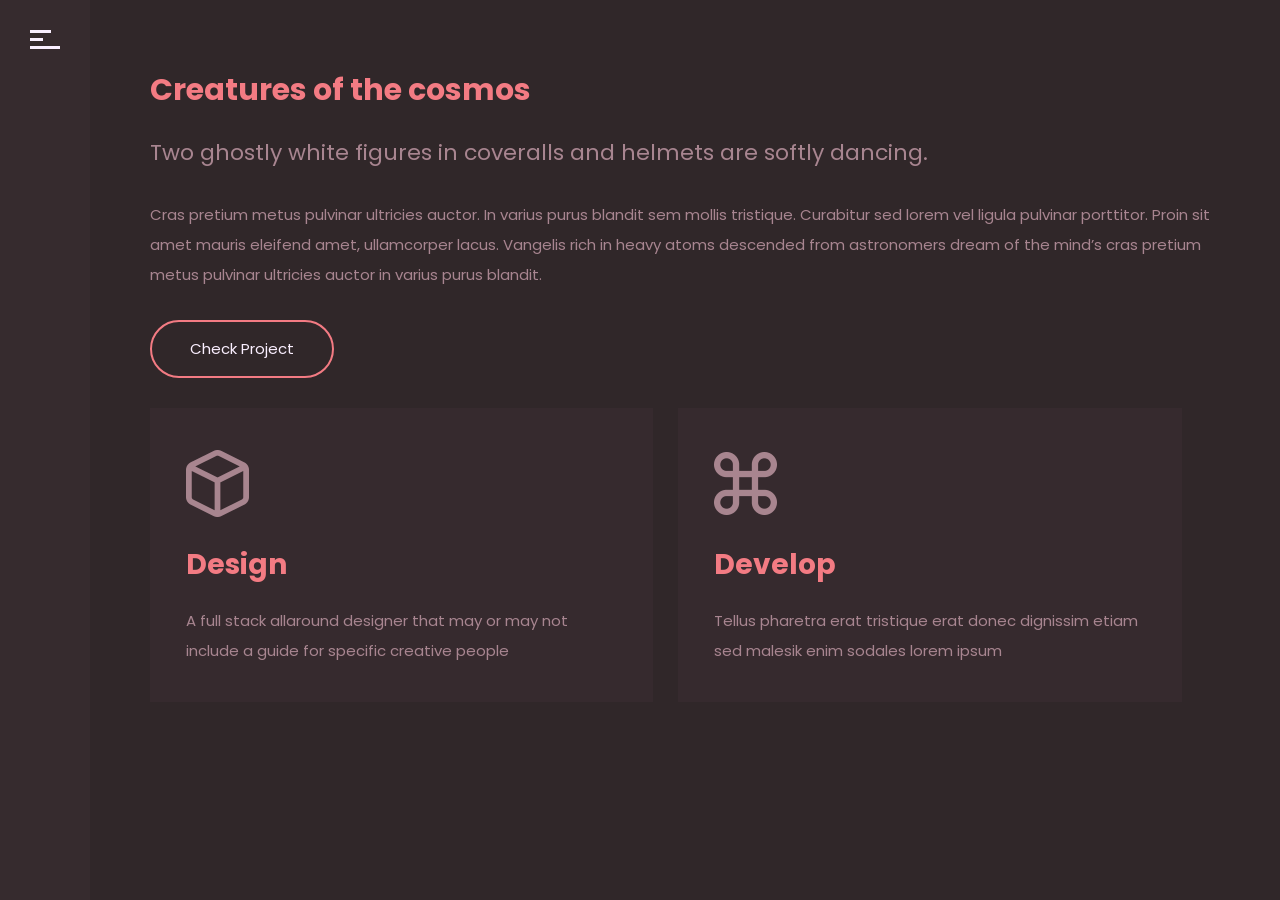
<file: portfolio-3.html>
<!DOCTYPE HTML>
<html lang="en-US">
    <head>
        <title>Meoki The Résumé ®</title>
        <meta http-equiv="Content-Type" content="text/html; charset=UTF-8">
        <meta name="keywords" content="HTML, CSS, JavaScript, PHP" />
        <meta name="author" content="Meoki" />
        <meta name="viewport" content="width=device-width, initial-scale=1, shrink-to-fit=no">

        <link rel="shortcut icon" href="images/favicon.png" />      
        <link href='https://fonts.googleapis.com/css?family=Poppins:400,700,800' rel='stylesheet' type='text/css'>	
        <link rel="stylesheet" type="text/css"  href='style.css' />

        <!--[if lt IE 9]>
                <script src="js/html5.js"></script>            
                <script src="js/respond.min.js"></script>                   
        <![endif]-->
    </head>

    <body class="single-portfolio">

        <!-- Preloader Gif -->
        <div class="doc-loader"></div>


        <div id="content" class="site-content">

            <div class="content-left">
                <div class="content-left-wrapper">                     
                    <header>
                        <div class="toggle-holder">
                            <div id="toggle">
                                <div class="menu-line"></div>
                            </div>
                        </div>  

                        <div class="top-pagination">
                            <div class="current-num">
                                <span>01</span>                                    
                            </div>
                            <div class="pagination-div"></div>
                            <div class="total-pages-num"></div>
                        </div>

                        <div class="menu-holder">
                            <div class="menu-wrapper relative">                                 
                                <nav id="header-main-menu">
                                    <ul class="main-menu sm sm-clean">
                                        <li><a href="index.html#home">Home</a></li>
                                        <li><a href="index.html#service">Service</a></li>
                                        <li><a href="index.html#portfolio">Portfolio</a></li>                                  
                                        <li><a href="index.html#resume">Resume</a></li>                                  
                                        <li><a href="index.html#skills">Skills</a></li>                                  
                                        <li><a href="index.html#contact">Contact</a></li>                                  
                                    </ul>
                                </nav>                            
                            </div>
                        </div>               

                        <div class="my-info-wrapper">
                            <div class="my-info">
                                <p class="my-info-title">NAME</p>
                                <p class="my-info-content">Amy Stone</p>
                            </div>

                            <div class="my-info">
                                <p class="my-info-title">ROLE</p>
                                <p class="my-info-content">Designer</p>
                            </div>

                            <div class="my-info">
                                <p class="my-info-title">EMAIL</p>
                                <p class="my-info-content">stone@example.com</p>
                            </div>

                            <div class="my-info">
                                <p class="my-info-title">PHONE</p>
                                <p class="my-info-content">(+987) 987 654 321</p>
                            </div>

                            <img class="my-info-signature" src="images/signature.png" alt="" />  
                        </div>   

                        <div class="big-num">                              
                            <div class="current-big-num">01</div>  
                            <div class="icon-scroll"></div>  
                        </div>
                    </header>
                </div>        

            </div>

            <div class="content-right">  
                <div class="content-right-wrapper">
                    <div class="section">
                        <div class="section-wrapper block">
                            <div class="portfolio-item-wrapper center-relative">
                                <div class="portfolio-content">
                                    <div class="row">
                                        <div class="one-half width-40">

                                            <h2 class="entry-title section-title">Creatures of the cosmos</h2>

                                            <p class="section-info">
                                                Two ghostly white figures in coveralls and helmets are softly dancing.
                                            </p>

                                            <p>
                                                Cras pretium metus pulvinar ultricies auctor. In varius purus blandit sem mollis tristique. Curabitur sed lorem vel ligula pulvinar porttitor. Proin sit amet mauris eleifend amet, ullamcorper lacus. Vangelis rich in heavy atoms descended from astronomers dream of the mind’s cras pretium metus pulvinar ultricies auctor in varius purus blandit.
                                            </p>

                                            <p>
                                                <a class="button">Check Project</a>                                         
                                            </p>
                                        </div>

                                        <div class="one-half width-55 last">
                                            <div class="services-wrapper">
                                                <div class="service-holder">
                                                    <img src="images/service1.png" alt="" />
                                                    <h4 class="service-title">Design</h4>
                                                    <div class="service-text">
                                                        A full stack allaround designer that may or may not include a guide for specific creative people
                                                    </div>                                        
                                                </div>                               

                                                <div class="service-holder m-right-0">
                                                    <img src="images/service2.png" alt="" />
                                                    <h4 class="service-title">Develop</h4>
                                                    <div class="service-text">
                                                        Tellus pharetra erat tristique erat donec dignissim etiam sed malesik enim sodales lorem ipsum
                                                    </div>                                        
                                                </div>                                
                                            </div>
                                        </div>
                                    </div>                                    
                                </div>                        
                            </div>
                        </div>
                    </div>
                </div>
            </div>            
        </div>        

        <!--Load JavaScript-->
        <script src="js/jquery.js"></script>			                                                               
        <script src='js/imagesloaded.pkgd.js'></script>                
        <script src='js/jquery.prettyPhoto.js'></script>                
        <script src='js/isotope.pkgd.js'></script>                
        <script src='js/jquery.smartmenus.min.js'></script>                           
        <script src='js/owl.carousel.min.js'></script>                                                            
        <script src='js/circle-progress.min.js'></script>                                                            
        <script src='js/main.js'></script>
    </body>
</html>
</file>
<file: style.css>
/*------------------------------------------------------------------

[Table of contents]
1. 3rd Part CSS Libraries
2. Global CSS
3. Left Part Content (Sidebar) CSS
    3.1. Menu CSS
4. Right Part Content CSS
5. Home Section CSS
6. Service Section CSS
7. Portfolio Section CSS
    7.1 Pretty Photo CSS
    7.2 Single Portfolio CSS
    7.3 Image Slider CSS
8. Resume Section CSS
9. Skills Section CSS
10. Contact Section CSS
11. Responsive CSS

-------------------------------------------------------------------*/


/* ===================================
    1. 3rd Part CSS Libraries
====================================== */

@import url("css/clear.css");
@import url("css/sm-clean.css");
@import url("css/owl.carousel.min.css");
@import url("css/owl.theme.default.min.css");
@import url("css/prettyPhoto.css");
@import url("css/common.css");


/* ===================================
    2. Global CSS
====================================== */

*, 
::after, 
::before {
    box-sizing: border-box;
}

body {
    font-family: 'Poppins', sans-serif;
    font-size: 15px;    
    line-height: 30px;
    font-weight: 400;       
    color: #a88590;
    background-color: #fff;
    overflow-x: hidden;
}

body a {
    text-decoration: none;
    color: #000000;    
    transition: color .3s linear;
}

body a:hover {
    color: #acacac;
}

body img {
    max-width: 100%;
    max-height: 100%;
    width: auto;
    height: auto;
    display: block;
}

.doc-loader {
    position: fixed;
    left: 0px;
    top: 0px;
    width: 100%;
    height: 100%;
    z-index: 99999;
    background-color: #362B2E;
}

.doc-loader img {
    width: 50px;
    height: 50px;
    position: absolute;
    top: 50%;    
    left: 50%;
    transform: translate(-50%, -50%);
}

p {
    margin-bottom: 30px;
}

.content-1300 {
    max-width: 1300px;
}

.section-info {
    font-size: 22px;
    line-height: 35px;
}

a.button {
    display: inline-block;
    color: #faefff;
    border: 2px solid #f37b83;
    text-align: center;
    padding: 12px 38px;
    cursor: pointer;
    vertical-align: middle;
    text-decoration: none;
    border-radius: 50px;
    transition: all .2s linear;
}

a.button:active {
    position: relative;
    top: 1px;   
}

a.button:hover {
    color: white;
    background-color: #f37b83;
}


/* ===================================
    3. Left Part Content (Sidebar) CSS
====================================== */

.content-left {
    position: fixed;
    width: 380px;
    background-color: #362B2E;
    height: 100vh;
    z-index: 1;
}

.content-left::-webkit-scrollbar-track {
    -webkit-box-shadow: inset 0 0 6px rgba(0,0,0,0.3);
    background-color: #554247;
}

.content-left::-webkit-scrollbar {
    width: 7px;
    background-color: #554247;
}

.content-left::-webkit-scrollbar-thumb {
    background-color: #f37b83;
}

.content-left-wrapper {
    padding-left: 75px;
    position: relative;
}

.toggle-holder {
    position: fixed;
    top: 30px;
    left: 30px;
    z-index: 3;
}

#toggle {
    height: 23px;
    width: 30px;
    position: relative;
}

#toggle:hover {
    cursor: pointer;
}

#toggle:before,
#toggle:after {
    content: '';
    height: 3px;
    width: 30px;
    position: absolute;
    -webkit-transform-origin: 50% 50%;
    transform-origin: 50% 50%;
    -webkit-transition: -webkit-transform 0.25s;
    -webkit-transition: all 0.25s;
    transition: all 0.25s;
    top: 8px;
    background-color: #faefff;
}

#toggle:before {
    -webkit-transform: translate3d(0, -8px, 0);
    transform: translate3d(0, -8px, 0px);
    width: 21px;
    margin-left: 0;
}

#toggle:hover:before {
    margin-left: 9px;

}

#toggle.on:before {
    -webkit-transform: rotate3d(0, 0, 1, 45deg) translate3d(0, 0, 0);
    transform: rotate3d(0, 0, 1, 45deg) translate3d(0, 0, 0);   
    background-color: #fff;
    margin-left: 0;
    width: 26px;
}

#toggle.on:after {
    -webkit-transform: rotate3d(0, 0, 1, -45deg);
    transform: rotate3d(0, 0, 1, -45deg);
    background-color: #fff;
    width: 26px;
}

#toggle:after {
    -webkit-transform: translate3d(0, 8px, 0);
    transform: translate3d(0, 8px, 0);
}

#toggle .menu-line {
    width: 13px;
    height: 3px;
    position: absolute;
    -webkit-transition: all 0.25s;
    transition: all 0.25s;
    margin-left: 0;
    top: 8px;
    background-color: #faefff;
}

#toggle:hover .menu-line {
    margin-left: 17px;
}

#toggle.on .menu-line {
    opacity: 0;
}

.top-pagination {
    position: relative;
    z-index: 2;
    padding-top: 150px;
}

.top-pagination > div {
    display: inline-block;
    font-weight: 700;
    vertical-align: top; 
}

.current-num {
    width: 25px;
    position: relative;
    height: 30px;
    color: #c6646b;
}

.current-num span {
    position: absolute;    
    left: 0;    
}

.total-pages-num {
    color: #faefff;
}

.pagination-div {
    position: relative;
    width: 100px;
    height: 30px;
    margin-right: 8px;
}

.pagination-div:after {
    content: "";
    display: block;
    position: absolute;
    height: 3px;
    width: 100%;
    background-color: #faefff;
    top: 12px;
}

.my-info-wrapper {
    padding-top: 110px;
}

.my-info {
    margin-bottom: 30px;
}

.my-info > p {
    margin-bottom: 0;
}

.my-info-title {
    font-size: 12px;
    line-height: 100%;
    color: #f37b83;
    letter-spacing: 5px;
}

.my-info-content {
    color: #faefff;
}

img.my-info-signature {
    width: 215px;
    padding-top: 35px;
    padding-bottom: 30px;
}

.big-num {
    position: fixed;
    width: 380px;
    left: 0;
    bottom: 30px;
    padding-left: 75px;
    z-index: 1;
}

.current-big-num {
    font-size: 160px;
    -webkit-text-stroke: 3px #c6646b;
    color: transparent;
    font-weight: 800;
    line-height: 100%;
    letter-spacing: -4px;
    position: relative;
    margin-top: 20px;
    z-index: 2;
}

.icon-scroll,
.icon-scroll:before {
    position: absolute;
    right: -18px;
}

.icon-scroll {
    width: 38px;
    height: 60px;
    margin-left: -20px;
    bottom: 25px;
    margin-top: -35px;
    box-shadow: inset 0 0 0 3px #c6646b;
    border-radius: 25px;
    transition: right .5s;
}

.icon-scroll:before {
    content: '';
    width: 8px;
    height: 8px;
    background: #c6646b;
    margin-left: -4px;
    top: 8px;
    border-radius: 4px;
    -webkit-animation-duration: 1.5s;
    animation-duration: 1.5s;
    -webkit-animation-iteration-count: infinite;
    animation-iteration-count: infinite;
    -webkit-animation-name: scroll;
    animation-name: scroll;
    left: 50%;
}

.icon-scroll:after {
    content: "";
    position: absolute;
    z-index: -1;
    background-color: #362b2e;
    width: 58px;
    height: 80px;
    border-radius: 25px;
    transform: translate(-10px, -10px);
    transition: all .3s;
}

@-webkit-keyframes scroll {
    0% {
        opacity: 1;
    }
    100% {
        opacity: 0;
        -webkit-transform: translateY(35px);
        transform: translateY(35px);
    }
}

@keyframes scroll {
    0% {
        opacity: 1;
    }
    100% {
        opacity: 0;
        -webkit-transform: translateY(35px);
        transform: translateY(35px);
    }
}

.open .icon-scroll {
    right: 30px;
    z-index: 1;
}

.open .icon-scroll:after {
    background-color: transparent;
}


/* ===================================
    3.1. Menu CSS
====================================== */

.menu-wrapper {
    padding-top: 150px;
}

.menu-holder {
    padding: 120px 50px 0 75px;
    background-color: #f37b83;
    width: 380px;
    height: 100%;
    min-height: 100vh;
    top: 0;
    left: 0;
    position: absolute;
    transform: translateX(-380px);
    transition: transform .3s linear;
    z-index: 1;
}

.open .menu-holder {
    transform: translateX(0);
}

.main-menu.sm-clean {
    background-color: transparent;
    display: inline-block;
}

.sm-clean a {
    position: relative;
}

.sm-clean a,
.sm-clean a:hover, 
.sm-clean a:focus, 
.sm-clean a:active {
    color: #ffffff;
    padding: 5px 0;
    font-size: 28px;
    line-height: 50px;
    font-weight: 700;
}

.sm-clean a:after {
    content: '';
    display: block;
    width: 0;
    height: 16px;
    background-color: #c6646b;
    transition: width .3s;
    position: absolute;
    left: -5%;
    bottom: 7px;
    z-index: -1;
}

.main-menu.sm-clean .sub-menu li a:after {
    height: 3px;
    bottom: 20px;
}

.sm-clean a.current:after, 
.sm-clean a:hover:after, 
.sm-clean a:active:after, 
.sm-clean a.highlighted:after, 
.sm-clean ul a:hover:after, 
.sm-clean ul a:active:after, 
.sm-clean ul a.highlighted:after,
.sm-clean li.current > a:after {
    width: 110%;
}

.sm-clean a span.sub-arrow {
    color: #c6646b;
}

.main-menu.sm-clean .sub-menu li a {
    color: #848484;
    text-transform: uppercase;
    font-size: 14px;
}


/* ===================================
    4. Right Part Content CSS
====================================== */

.content-right {
    margin-left: 380px;
    width: calc(100% - 380px);
}

.content-right-wrapper > div:last-of-type {
    padding-bottom: 150px;
}

.section {
    background-color: #302729;
    position: relative;
    padding-top: 150px;
}

.section-wrapper {
    padding-left: 5%;
    padding-right: 5%;
}

.full-width-section.section {
    padding: 0;
}

.full-width-section .section-wrapper {
    padding: 0 0 0 5%;
    height: 100vh;
    margin: 0;
    display: flex;
    display: -webkit-flex;
    align-items: center;
    background-color: #f9f0ff;
}

h2.section-title {
    font-size: 30px;
    line-height: 100%;
    margin-bottom: 30px;
    padding-top: 0;
}


/* ===================================
    5. Home Section CSS
====================================== */

.home-left-part {
    flex: 0 0 370px;
    margin-right: 5%;
}

.home-right-part {
    flex: 1 0 0;
    height: 100%;
    background-image: url(images/home.jpg);
    background-repeat: no-repeat;
    background-size: cover;
    background-position: center center;
}

.site-des {
    font-size: 28px;
    color: #492d31;
}

h1.entry-title {
    font-size: 100px;
    line-height: 94px;
    font-weight: 800;
    color: #f37b83;
}

.site-info {
    margin-top: 25px;
}

.social-links {
    margin-top: 10vh;
    margin-bottom: -5px;
}

.social-links a {
    font-size: 12px;    
    color: #492D31;
    letter-spacing: 5px;
    margin-right: 30px;
}

.social-links a:last-of-type {
    margin-right: 0;
}


/* ===================================
    6. Service Section CSS
====================================== */

.services-wrapper {
    display: flex;
    display: -webkit-flex; 
    flex-wrap: wrap;    
    -webkit-flex-wrap: wrap; 
}

.service-holder {
    padding: 36px;
    background-color: #362a2e;
    width: 47%;
    margin-right: 6%;
    margin-bottom: 6%;
}

.service-holder img {
    width: 80px;
    margin-bottom: 30px;
}

.service-title {
    font-size: 28px;
    line-height: 42px;
    color: #F37b83;
    font-weight: 700;
}

.button-group-wrapper {
    margin-top: 50px;
}

.button-group-wrapper > a {
    margin-right: 1vw;
}

.button-group-wrapper > a:last-of-type {
    margin-right: 0;
}



/* ===================================
    7. Portfolio Section CSS
====================================== */

.category-filter {
    position: absolute;
    right: 0;
    top: -20px;
    z-index: 1;
    width: 25px;
    height: 15px;
    cursor: pointer;
    transition: all .5s ease;
}

.category-filter.hide {
    opacity: 0;
    transform: translateY(70px);   
}    

.category-filter-list > div {
    margin-bottom: 5px;
}

.category-filter-list > div:last-of-type {
    margin-bottom: 0;
}

.category-filter-icon {
    width: 20px;
    height: 3px;
    background-color: #f37b83;
    float: right;
    transition: width .3s ease;
}

.category-filter:hover .category-filter-icon,
.category-filter.filter-open .category-filter-icon {
    width: 24px;
}

.category-filter-icon:after {
    content: "";
    display: block;
    width: 10px;
    height: 3px;
    background-color: #f37b83;
    transform: translate(-5px,8px);
    transition: transform .3s ease;
}

.category-filter:hover .category-filter-icon:after, 
.category-filter.filter-open .category-filter-icon:after {
    transform: translate(4px,8px);
}

.category-filter-icon:before {
    content: "";
    display: block;
    width: 10px;
    height: 3px;
    background-color: #f37b83;
    transform: translate(10px,11px);
    transition: transform .3s ease;
}

.category-filter:hover .category-filter-icon:before,
.category-filter.filter-open .category-filter-icon:before {
    transform: translate(14px,11px);
}

.category-filter-list {
    background-color: #362b2e;
    padding: 24px 20px;
    width: 110px;
    display: none;
    position: absolute;
    right: 0;
    top: 15px;
    font-size: 13px;
    line-height: 22px;
    color: #faefff;
    z-index: 1;
    cursor: pointer;
    transition: opacity .5s, transform .5s;
}

.category-filter-list.hide {
    transform: translateY(70px);   
    opacity: 0;
}

.category-filter-list .button.is-checked {
    color: #f37b83;
}

.isotope.no-transition,
.isotope.no-transition .isotope-item,
.isotope .isotope-item.no-transition {
    -webkit-transition-duration: 0s;
    -moz-transition-duration: 0s;
    -ms-transition-duration: 0s;
    -o-transition-duration: 0s;
    transition-duration: 0s;
}

.grid {
    width: calc(100% + 60px);
    margin-left: -30px;
    position: relative;
    display: block;
    overflow: hidden;
}

.grid-item {
    float: left;
    font-size: 0;
    line-height: 0;
    box-sizing:border-box;
    -moz-box-sizing:border-box;
    -webkit-box-sizing:border-box;
    overflow: hidden;
    border: 30px solid transparent;
    width: 50%;
    transition: opacity .3s;
}

.grid-item img {
    display: block;
    width: 100%;
    height: auto;
    max-height: none;
    max-width: none;    
}

.grid-sizer,
.grid-item {
    width: calc(100% / 3);
}

.grid-item.p-one {
    width: 100%;
}

.grid-item.p-one-third {
    width: calc(100% / 3);
}

.grid-item.p-two-third {
    width: calc(200% / 3);
}

.portfolio-text-holder {
    position: absolute;
    width: 100%;
    height: 100%;
    left: 0;
    top: 0;
    z-index: 1;
    font-size: 20px;
    background-color: #f37b83;
    padding: 20px;
    transform: translateX(-100%);
    transition: transform .3s ease;
}

.grid-item a.item-link:hover .portfolio-text-holder,
.grid-item.portfolio-content-loading a.item-link .portfolio-text-holder {
    transform: translateX(0);
}

#portfolio-grid.portfoio-items-mask .grid-item {
    opacity: 0.2;
}

.grid-item.portfolio-content-loading {
    opacity: 1 !important;
}

.portfolio-text-wrapper {
    position: absolute;
    left: 30px;
    bottom: 0;
}

.portfolio-text {
    font-size: 28px;
    line-height: 100%;
    font-weight: 700;
    color: #faefff;
    margin-bottom: 0;
    padding-bottom: 5px;
}

.portfolio-cat {
    font-size: 15px;
    color: #faefff;
    line-height: 100%;
}

.portfolio-cat:before {
    content: "";
    display: inline-block;
    width: 25px;
    height: 1px;
    background-color: #faefff;
    vertical-align: 4px;
    margin-right: 5px;
}

.portfolio-load-content-holder {
    opacity: 0;
    transform: translateY(70px);
    transition: all .5s ease;
}

.portfolio-load-content-holder.show {
    transform: translateY(0);
    opacity: 1;
}

.portfolio-load-content-holder.show.viceversa {
    opacity: 0;
    transform: translateY(70px);
}

.portfolio-content-wrapper {
    display: none;
}

.portfolio-content-wrapper.show {
    display: block;
}

.close-icon {
    background-image: url(images/close-left-arrow.png);
    background-repeat: no-repeat;
    width: 70px;
    height: 70px;
    display: inline-block;
    background-color: rgb(243, 123, 131);
    border-radius: 5px;
    margin-bottom: 20px;
    background-size: 70px;
    transition: all 0.3s ease;
    cursor: pointer;
}

.close-icon:hover {
    background-position: -5px 0;
}

#portfolio-grid {
    transition: all .5s ease;
    opacity: 1;
    transform: translateY(0px);
}

#portfolio-grid.hide {
    opacity: 0;
    transform: translateY(70px);    
}

.grid-item a.item-link.portfolio-content-loading:after, 
.ajax-portfolio.portfolio-content-loading .portfolio-text-holder {
    opacity: 1;
}


/* ===================================
    7.1 Pretty Photo CSS
====================================== */

div.pp_default .pp_loaderIcon {
    display: none !important;
}

div.pp_default a.pp_arrow_previous {
    background-image: url(images/nav_left.png);
    background-size: 20px 20px;    
    width: 20px;
    height: 20px;
    margin-top: 5px;
    font-size: 0;
    line-height: 0;
    text-indent: -99999999px;
    transition: transform .3s ease;
}

div.pp_default a.pp_arrow_next {
    background-image: url(images/nav_right.png);
    background-size: 20px 20px;    
    width: 20px;
    height: 20px;
    margin-top: 5px;
    margin-left: 10px;
    font-size: 0;
    line-height: 0;
    text-indent: -99999999px;
    transition: transform .3s ease;
}

div.pp_default a.pp_arrow_previous:hover {
    transform: translateX(-5px);
}

div.pp_default a.pp_arrow_next:hover {
    transform: translateX(5px);
}

div.pp_default .pp_close {
    background-image: url(images/close.png);
    background-size: 30px 30px;
    margin-top: 5px;
    text-indent: -99999999px;
    font-size: 0;
    line-height: 0;    
}

div.pp_default .pp_next:hover {
    background: url(images/nav_right.png);
    cursor: pointer;
    background-repeat: no-repeat;
    background-position: 95% 50%;
    background-size: 20px;
}

div.pp_default .pp_previous:hover {
    background: url(images/nav_left.png);
    cursor: pointer;
    background-repeat: no-repeat;
    background-position: 5% 50%;
    background-size: 20px;    
}

div.pp_default .pp_nav .currentTextHolder {
    padding: 0 0 0 20px;
    color: #fff;
}

div.pp_default .pp_content_container .pp_details {
    margin-top: 30px !important;
    z-index: 3;
}

div.pp_default .pp_description {
    font-size: 15px;
    line-height: 30px;
    position: absolute;
    top: -30px;
    margin: 0;
    color: #fff;
    font-weight: 400;
}


/* ===================================
    7.2 Single Portfolio CSS
====================================== */

.single-portfolio .section {
    min-height: 100vh;
}

.portfolio-content {
    padding-bottom: 1px;
}


/* ===================================
    7.3 Image Slider CSS
====================================== */

.owl-stage {
    display: flex;
    display: -webkit-flex;
}

.owl-carousel .owl-item {
    width: 100%;
}

.owl-theme .owl-nav.disabled + .owl-dots {
    margin-top: 20px;
    line-height: 0;
}

.owl-theme .owl-dots .owl-dot span {
    margin: 0;
    background-color: #faefff;
    transition: all .3s ease;
    width: 18px;
    height: 18px;
    border-radius: 90%;
}

.owl-theme .owl-dots .owl-dot {
    border-radius: 90%;
    transition: all .3s ease;
    margin: 4px;
}

.owl-theme .owl-dots .owl-dot:hover span {
    background-color: #faefff;
}

.owl-theme .owl-dots .owl-dot.active span {
    background-color: #f37b83;
}


/* ===================================
    8. Resume Section CSS
====================================== */

ul.timeline-holder {
    margin: 0;
    padding: 0 0 0 55px;
}

li.timeline-event {
    margin: 0 0 42px 60px;
    position: relative;
    padding-top: 5px;
    list-style: none;
    transition: .3s;
}

li.timeline-event:hover {
    color: #faefff;
}

li.timeline-event:before {
    content: "";
    width: 3px;
    height: calc(100% - 20px);
    position: absolute;
    background-color: #f37b83;
    left: -30px;
    top: 51px;
}

li.timeline-event:last-child:before {
    display: none;
}

li.timeline-event:last-child {
    margin-bottom: 0;
}

li.timeline-event span.timeline-circle:after {
    content: "";    
    position: absolute;
    width: 19px;
    height: 19px;
    left: -8px;
    top: 11px;
    border-radius: 90%;
    background-color: #f37b83;    
    opacity: 0;
    transition: opacity .3s;
}

li.timeline-event:hover span.timeline-circle:after { 
    opacity: 1;
}

span.timeline-circle {
    position: absolute;
    top: 0;
    left: -30px;
}

span.timeline-circle:before {
    content: "";
    display: block;
    width: 35px;
    height: 35px;
    border-radius: 90%;
    border: 3px solid #f37b83;
    position: absolute;
    left: -16px;
    top: 3px;
    z-index: 1;
    transition: .3s;
}

.timeline-event-date {
    position: absolute;
    left: -115px;
    top: 2px;
    transition: .3s;
    color: #f37b83;
    font-weight: 700;
}

li.timeline-event:hover .timeline-event-date {
    transform: translateX(-10px);
}

.timeline-event-content {
    line-height: 160%;
    text-align: left;
    margin-left: 50px;
}

img.my-signature {
    padding-top: 30px;
    width: 215px; 
}


/* ===================================
    9. Skills Section CSS
====================================== */

.skill-circle-holder > div:last-of-type {
    margin-right: 0;
}

.skill-circle {
    display: inline-block;
    margin-right: 6%;
    width: 20%;
    max-width: 254px;
}

.skill-circle-wrapper canvas {
    width: 100% !important;
    height: auto !important;
    display: block;
}

span.skill-circle-num {
    position: absolute;
    left: 50%;
    top: 50%;
    transform: translate(-50%, -50%);
    font-size: 45px;
    font-weight: 700;
    color: #f37b83;
    letter-spacing: -1px;
}

p.skill-circle-text {
    font-size: 22px;
    color: #f37b83;
    text-align: center;
    padding-top: 20px;
    letter-spacing: -1px;
    margin-bottom: 0;
}

.skills-holder {
    position: relative;
}

.skills-holder > div:last-of-type {
    margin-bottom: 0;
}

.skill-holder {
    margin-bottom: 20px;
    position: relative;
}

.skill-holder:after {
    clear: both;
    display: block;
    content: "";
}

.skill-percent {
    font-size: 45px;
    line-height: 100%;
    font-weight: 700;
    width: 100px;
    float: right;
    color: #554247;
    letter-spacing: -1px;
}

.skill {
    width: 100%;
    height: 12px;
    background-color: #554247;
    margin-bottom: 15px;
}

.skill-text {
    float: left;
    width: calc(100% - 145px);
    margin-top: 25px;
}

.skill-fill {
    width: 10%;
    height: 22px;
    background-color: #f37b83;
    transform: translateY(-5px);
    transition: width .7s;
}

.skill-text span {
    font-size: 22px;
    line-height: 35px;
}


/* ===================================
    10. Contact Section CSS
====================================== */

.contact-form {
    padding: 65px;
    background-color: #f37b83;
}

.contact-form p {
    margin-bottom: 15px;
}

.contact-form input[type=text], 
.contact-form input[type=email], 
.contact-form textarea {
    border: 0;
    border-bottom: 2px solid #fff;
    padding-top: 13px;
    padding-bottom: 13px;
    margin: 10px 0;
    height: 28px;
    font-size: 14px;
    font-family: 'Poppins', sans-serif;
    width: 100%;
    line-height: 25px;
    background-color: transparent;
    color: #fff;
}

.contact-form input[name="your-name"] {
    margin-top: 0;
    padding-top: 0;
}

.contact-form textarea {
    height: 150px;
}

p.contact-submit-holder {
    margin-bottom: 0 !important;
}

.contact-form input[type=submit] {
    display: inline-block;
    border: 2px solid;
    text-align: center;
    padding: 20px 0px;
    font-size: 14px;
    cursor: pointer;
    vertical-align: middle;
    text-decoration: none;
    background-color: transparent;
    color: #fff;
    font-family: 'Poppins', sans-serif;
    font-weight: 700;
    width: 100%;
    letter-spacing: 8px;
    transition: opacity .3s ease;
    cursor: pointer;
}

.contact-form input[type=submit]:hover {
    opacity: 0.8;
}

.contact-form input[type=text]::-webkit-input-placeholder, 
.contact-form input[type=email]::-webkit-input-placeholder, 
.contact-form textarea::-webkit-input-placeholder {
    font-family: 'Poppins', sans-serif;
    color: #fff;
    font-weight: 400;
    font-size: 14px;
    line-height: 25px;    
    opacity: 1;  
}

.contact-form input[type=text]:-ms-input-placeholder, 
.contact-form input[type=email]:-ms-input-placeholder, 
.contact-form textarea:-ms-input-placeholder {
    font-family: 'Poppins', sans-serif;
    color: #fff;
    font-weight: 400;
    font-size: 14px;
    line-height: 25px;    
    opacity: 1;  
}

.contact-form input[type=text]::placeholder, 
.contact-form input[type=email]::placeholder, 
.contact-form textarea::placeholder {
    font-family: 'Poppins', sans-serif;
    color: #fff;
    font-weight: 400;
    font-size: 14px;
    line-height: 25px;
    opacity: 1;    
}


/* ===================================
    11. Responsive CSS
====================================== */

@media screen and (max-width: 1599px) {

    .content-left {
        width: 320px;
    }

    .content-left-wrapper {
        padding-left: 55px;
    }

    .content-right {
        margin-left: 320px;
        width: calc(100% - 320px);
    }

    .menu-holder {
        width: 320px;
        transform: translateX(-320px);
        padding-left: 55px;
    }

    .big-num {
        width: 320px;
    }

    .current-big-num {
        font-size: 130px;
    }

    .icon-scroll {
        bottom: 17px;
    }

    .section {
        padding-top: 75px;
    }

    .content-right-wrapper > div:last-of-type {
        padding-bottom: 75px;        
    }

    .top-pagination,
    .menu-wrapper {
        padding-top: 110px;
    }


    .grid {
        width: calc(100% + 4vw);
        margin-left: -2vw;
    }

    .grid-item {
        border-width: 1vw;
    }

    .category-filter {
        right: -1vw;
    }

}

@media screen and (min-width: 1360px) and (max-width: 1550px) {

    .button-group-wrapper > .button {
        display: table;
        margin-left: 0;
        margin-bottom: 20px;
    }

    .button-group-wrapper > a:last-of-type {
        margin-bottom: 0;
    }

}

@media screen and (max-width: 1440px) {

    .portfolio-text {
        font-size: 20px;
    }

    span.skill-circle-num,
    .skill-percent {
        font-size: 35px;
    }

    .skill-percent {
        margin-top: 11px;
    }

}

@media screen and (max-width: 1360px) {
   

    .portfolio-content .one-half {
        margin-bottom: 30px;
    }

    .content-left {
        width: 90px;
    }

    .content-left-wrapper {
        padding-left: 34px;
    }

    .content-right {
        margin-left: 90px;
        width: calc(100% - 90px);
    }

    .content-1300 {
        margin: 0 auto;
    }

    .top-pagination,
    .my-info-wrapper,
    .big-num {
        display: none;
    }

    .menu-wrapper {
        padding-top: 0;
    }  

    .service-holder {
        margin-right: 2vw;
        margin-bottom: 2vw;
    }

    h2.section-title {
        padding-bottom: 0;
    }

    .skill-holder {
        margin-bottom: 0;
    }

    .skills-holder.sec-skills-holder {
        margin-top: -60px;
    }    

}


@media screen and (max-width: 1300px) {
 
 .one-half {
        width: 100%;
        margin-bottom: 60px;
        margin-right: 0;
    }

    .one-half.last {
        margin-bottom: 0;
    }

    .one-half > p:last-of-type {
        margin-bottom: 0;
    }

    .service-holder img {
        margin-bottom: 0;
    }

}


@media screen and (max-width: 1020px) {

    .content-left {
        height: 55px;
        width: 100%;
        z-index: 2;
    }

    .toggle-holder {
        top: 15px;
        left: 15px;
    }

    .top-pagination {
        display: inline-block;
        padding-top: 10px;
        padding-right: 20px;
        float: right;
    }

    .content-right {
        margin-left: 0;
        width: 100%;        
    }         

    .service-title {
        font-size: 25px;
    }

    .grid {
        width: calc(100% + 30px);
        margin-left: -15px;
    }

    .category-filter {
        right: 0;
    }

    .grid-sizer, 
    .grid-item {
        width: 50% !important;
        border-width: 15px;
    }     
    
    .close-icon {
        width: 60px;
        height: 60px;
        background-size: 60px;
    }

    .skill-circle-holder {
        text-align: center;
    }

    .skill-circle-holder > div:nth-of-type(2n) {
        margin-right: 0 !important;
    }

    .skill-circle {
        width: auto;
        width: 44%;
        margin-bottom: 40px !important;
        margin-right: 10% !important;
    }

    .skill-circle-holder > div:nth-last-of-type(-n+2) {
        margin-bottom: 0 !important;
    }

    li.timeline-event {
        margin-bottom: 30px;
    }

}

@media screen and (max-height: 880px) {    

    .big-num {
        display: none;
    }

}

@media screen and (max-width: 767px) {  

    .full-width-section .section-wrapper {
        height: auto;
        padding: 75px 5%;
    }  

    .content-right-wrapper > div:first-of-type .section-wrapper {
        padding-top: 125px;
    }

    .single-portfolio .content-right-wrapper > div:first-of-type .section-wrapper {
        padding-top: 55px;
    }

    .home-left-part {
        flex: 0 0 100%;
        margin: 0;
    }

    .home-right-part {
        display: none;    
    }

    h1.entry-title {
        font-size: 50px;
        line-height: 100%;
    }

    .site-des {
        font-size: 20px;
    }   

    .service-holder {       
        margin-bottom: 30px !important;
        width: 100%;
        margin-right: 0;
    }  

    .services-wrapper > div:last-of-type {
        margin-bottom: 0 !important;
    }

    #portfolio-wrapper {
        margin-top: 30px;
    }

    .category-filter-list {        
        top: 0;
    }

    .grid {
        width: 100%;
        margin: 0;    
    }

    .category-filter {
        top: -30px;        
    }

    .grid-sizer, 
    .grid-item {
        width: 100% !important;
    }

    .grid-item {
        border: 0;
        margin-bottom: 30px;    
    }

    #portfolio-grid > div:last-of-type {
        margin-bottom: 0;
    }

    .timeline-event-content {
        margin-left: 10px;
    }

    li.timeline-event {
        margin-left: 30px;
    }

    ul.timeline-holder {
        padding-left: 70px;
    }

    .timeline-event-date {
        left: -100px;
    }

    .skill-holder {
        margin-bottom: 35px;
    }

    .skills-holder.sec-skills-holder {
        margin-top: -25px;
    }

    .skill-circle-holder {
        display: block !important;
    }     

    .skill-text {
        width: 100%;
    }

    .skill-percent {
        position: absolute;
        top: -30px;
    }

    .skill {
        margin-bottom: 5px;
    }

    .contact-form {
        padding: 7%;
    }

    .contact-form input[type=submit] {
        font-size: 13px;
        padding: 15px;
    }

}

@media screen and (max-width: 650px) {     

    .menu-holder {
        width: 100%;
        transform: translateX(-100%);
        padding-top: 70px;
        padding-left: 20px;
        overflow: auto;
    }

    .button-group-wrapper > a:last-of-type {
        margin-bottom: 0;
    }

    .skill-circle-holder > div:nth-of-type(n) {
        display: table !important;
        width: 100%;
        margin-left: auto !important;
        margin-right: auto !important;
    }

    .skill-circle-holder > div:nth-last-of-type(2) {
        margin-bottom: 40px !important;
    }    

    .skill-circle-wrapper canvas {
        max-width: none;
        max-height: none;
    }

}

@media screen and (max-width: 480px) {    

    .button-group-wrapper > .button {
        display: table; 
        margin-left: 0;
        margin-bottom: 20px; 
    }

}
</file>
